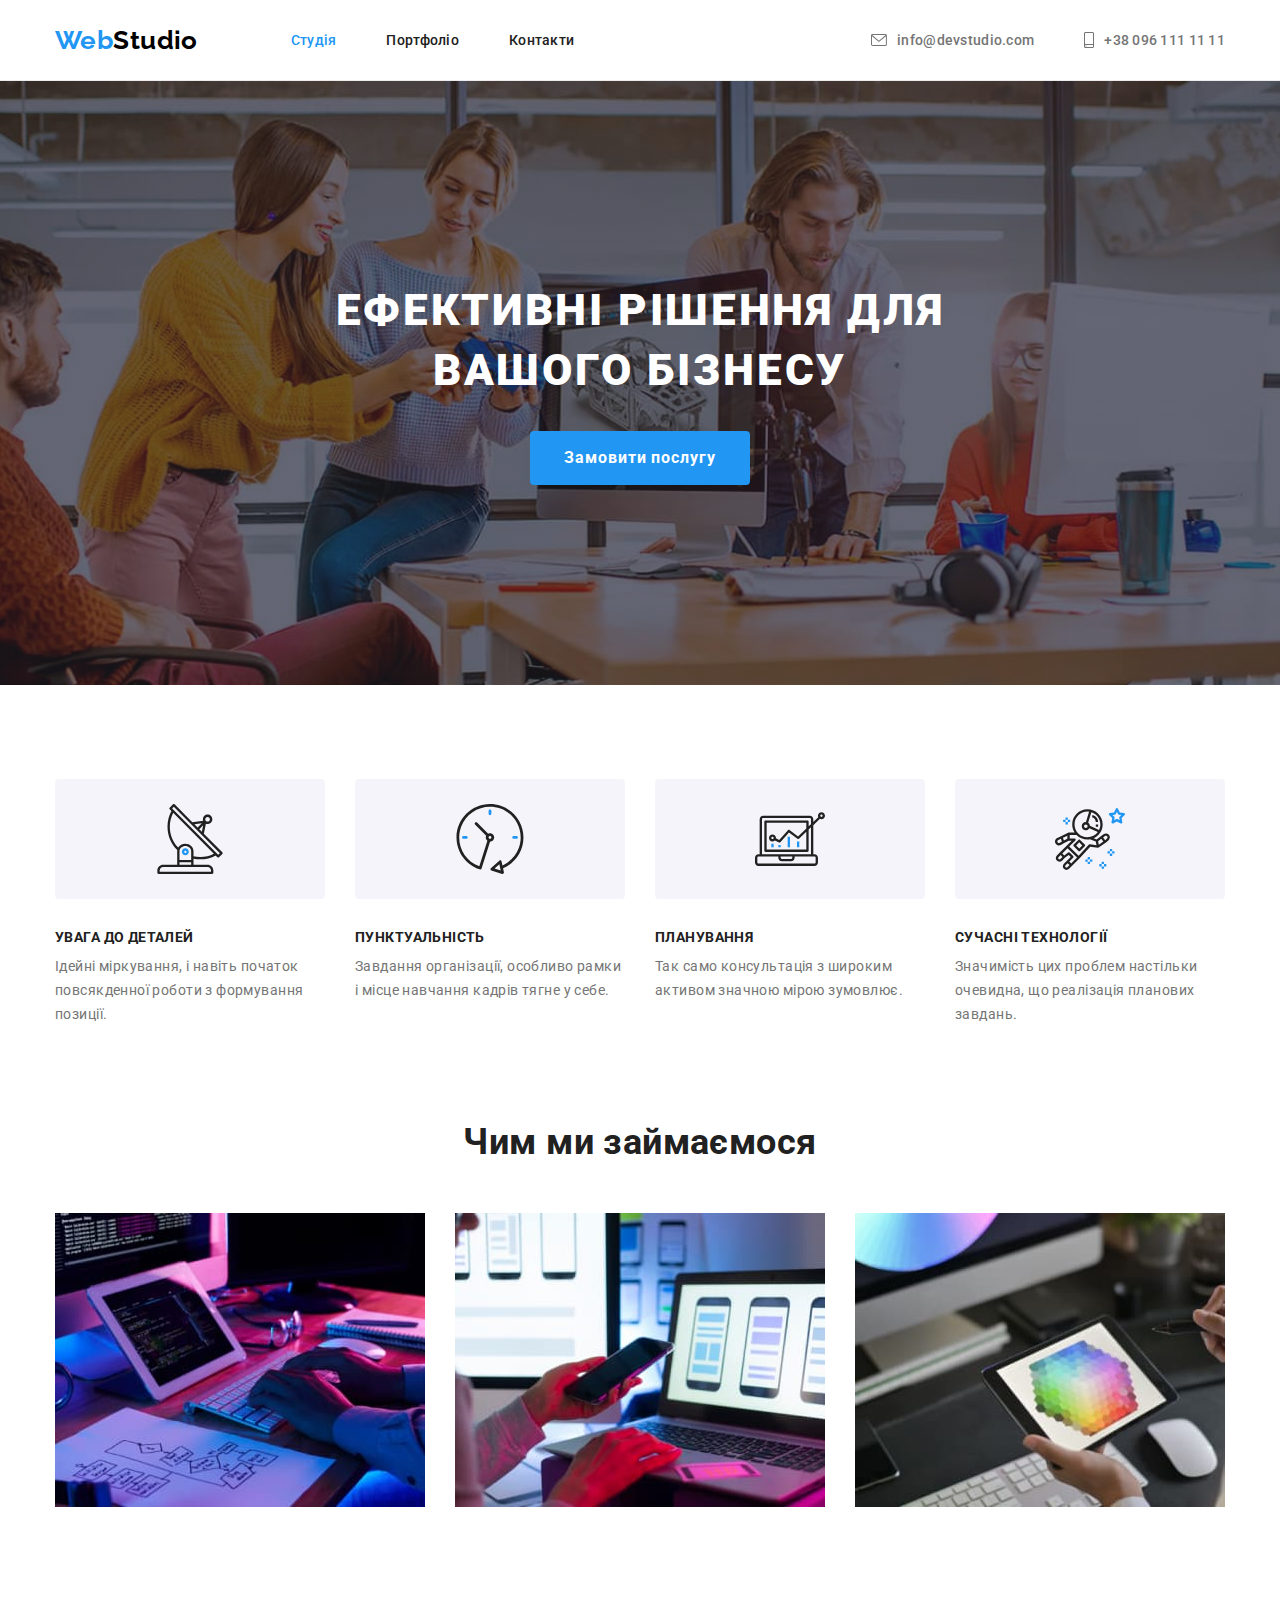
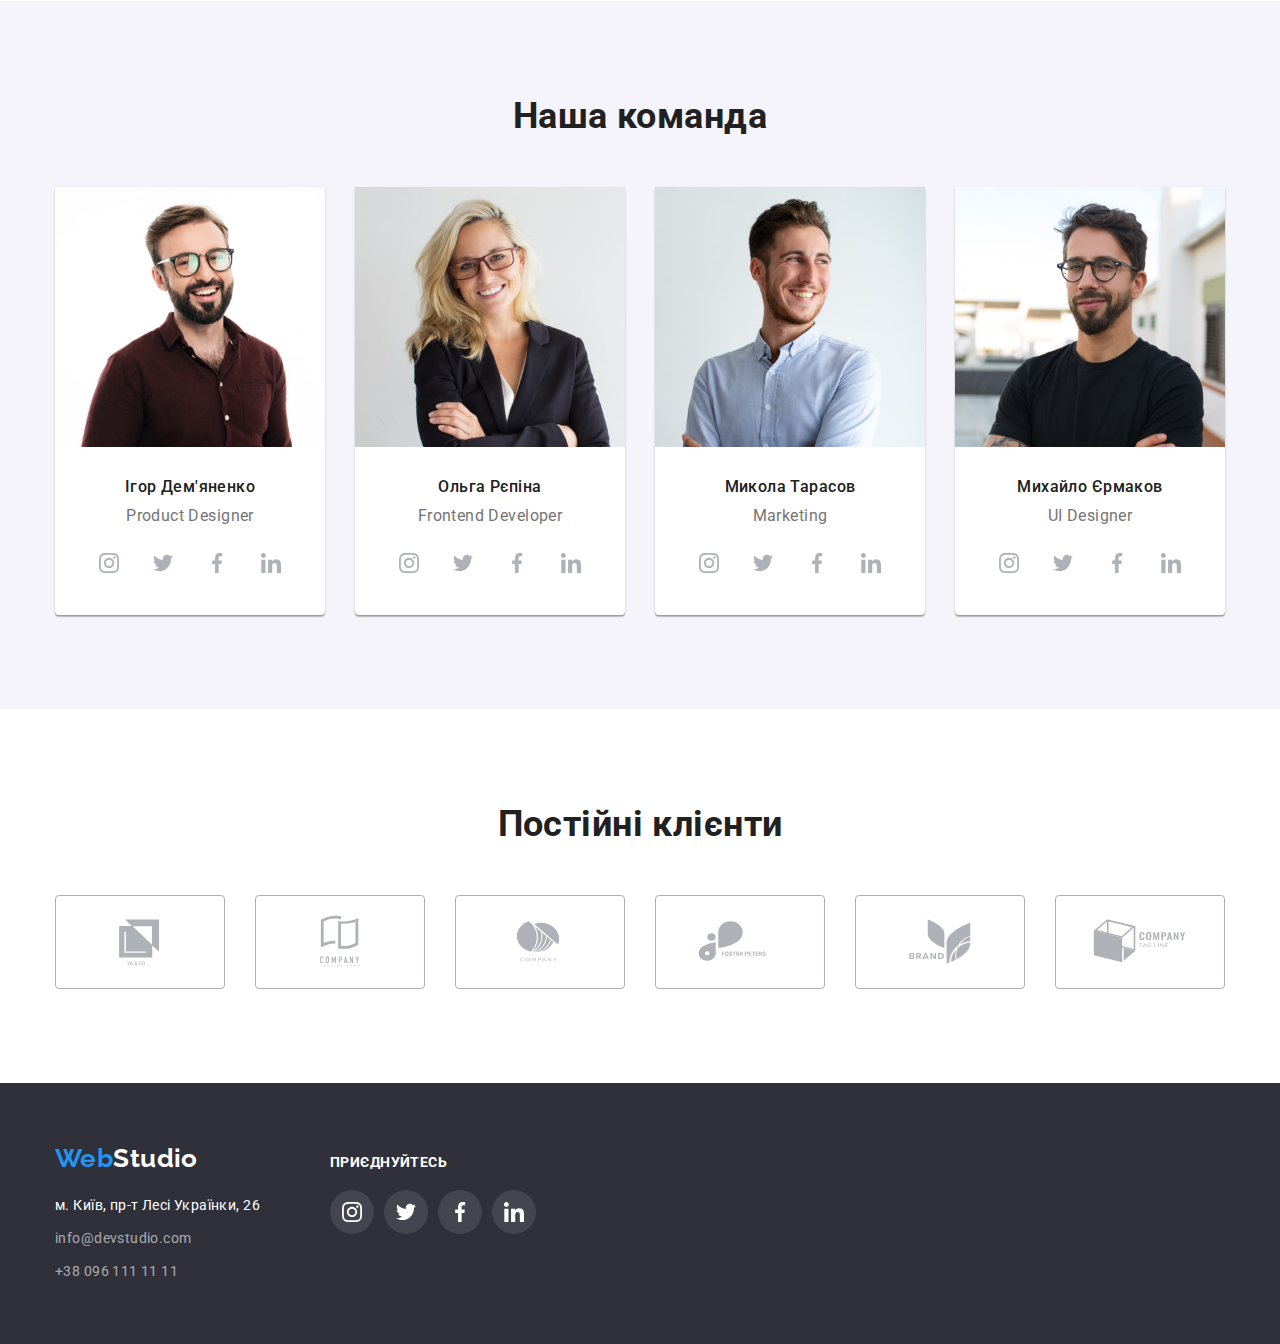
<file: index.html>
<!DOCTYPE html>
<html lang="uk">
<head>
    <meta charset="UTF-8">
    <meta http-equiv="X-UA-Compatible" content="IE=edge">
    <meta name="viewport" content="width=device-width, initial-scale=1.0">
    <title>Студія</title>
    <link rel="preconnect" href="https://fonts.googleapis.com">
    <link rel="preconnect" href="https://fonts.gstatic.com" crossorigin>
    <link href="https://fonts.googleapis.com/css2?family=Raleway:wght@700&family=Roboto:wght@400;500;700;900&display=swap"
        rel="stylesheet">
    <link rel="stylesheet" href="https://cdnjs.cloudflare.com/ajax/libs/modern-normalize/1.1.0/modern-normalize.min.css">    
    <link rel="stylesheet" href="./css/styles.css">
</head>
    <!--Шапка сайту-->
    <header class="header">
        <div class="container main-nav">
            <a href="./index.html" class="logo"><span class="logo-accent">Web</span>Studio</a>
            <nav class="header-nav">
                <ul class="list-nav">
                    <li class="item"><a class="nav-item current" href="./index.html">Студія</a></li>
                    <li class="item"><a class="nav-item" href="./portfolio.html">Портфоліо</a></li>
                    <li class="item"><a class="nav-item" href="#">Контакти</a></li>
                </ul>
            </nav>
                <ul class="contact">
                    <li class="item">
                        <a class="contact-item" href="mailto:info@devstudio.com"><svg class="icon-contsct" width="16" height="12">
                            <use href="./images/icon.svg#icon-envelope"></use>
                        </svg>info@devstudio.com</a>
                        
                    </li>
                    <li class="item">
                        <a class="contact-item" href="tel:+380961111111"><svg class="icon-contsct" width="10" height="16">
                            <use href="./images/icon.svg#icon-smartphone"></use>
                        </svg>+38 096 111 11 11</a>
                        
                    </li>
                </ul>
        </div>
    </header>
<main>
        <!--Герой-->
        <section class="hero-section">
            <div class="container">
                <h1 class="hero">Ефективні рішення для вашого бізнесу</h1>
                <button class="btn" type="button">Замовити послугу</button>
            </div>
            
        </section>
        <!--Особливості-->
        <section class="benefit">
            <div class="container">
                <h2 class="visually-hidden">Наші переваги</h2>
                <ul class="benefit-list">
                <li class="item list-item">
                    <div class="benefits-icon">
                        <svg width="70px" height="70px">
                        <use href="./images/icon.svg#icon-antenna"></use>
                    </svg>
                    </div>
                    <h3 class="benefit-title">УВАГА ДО ДЕТАЛЕЙ</h3>
                    <p class="benefits-desc">Ідейні міркування, і навіть початок повсякденної роботи з формування позиції.</p>
                </li>
                <li class="item list-item icon-clock">
                    <div class="benefits-icon" >
                        <svg width="70px" height="70px">
                        <use href="./images/icon.svg#icon-clock"></use>
                    </svg>
                    </div>
                    <h3 class="benefit-title">ПУНКТУАЛЬНІСТЬ</h3>
                    <p class="benefits-desc">Завдання організації, особливо рамки і місце навчання кадрів тягне у себе.</p>
                </li>
                <li class="item list-item icon-diagrama">
                    <div class="benefits-icon">
                        <svg width="70px" height="70px">
                            <use href="./images/icon.svg#icon-diagram"></use>
                        </svg>
                    </div>
                    <h3 class="benefit-title">ПЛАНУВАННЯ</h3>
                    <p class="benefits-desc">Так само консультація з широким активом значною мірою зумовлює.</p>
                </li>
                <li class="item list-item icon-astronavt">
                    <div class="benefits-icon">
                        <svg width="70px" height="70px">
                            <use href="./images/icon.svg#icon-astronaut"></use>
                        </svg>
                    </div>
                    <h3 class="benefit-title">СУЧАСНІ ТЕХНОЛОГІЇ</h3>
                    <p class="benefits-desc">Значимість цих проблем настільки очевидна, що реалізація планових завдань.</p>
                </li>
                </ul>
        </div>     
        </section>
        <!--Чим ми займаємось-->
        <section class="examples">
            <div class="container">
                <h2 class="whatwedo">Чим ми займаємося</h2>
            <ul class="what-to-do">
                <li class="item"><img class="workimg" src="./images/box1.jpg" alt="Приклад робочого процесу №1" width="370"></li>
                <li class="item"><img class="workimg" src="./images/box2.jpg" alt="Приклад робочого процесу №2" width="370"></li>
                <li class="item"><img class="workimg" src="./images/box3.jpg" alt="Приклад робочого процесу №3" width="370"></li>
            </ul>
            </div>
        </section>
        <!--Наша команда-->
        <section class="team">
            <div class="container">
                <h2 class="team-tile">Наша команда</h2>
                <ul class="ourteam">
                <li class="team-member item">
                    <img class="workimg" src="./images/igor-demiyanenko.jpg" alt="Product Designer" width="270">
                    <div class="container-name">
                        <h3 class="team-item">Ігор Дем'яненко</h3>
                        <p class="team-disc">Product Designer</p>
                        <ul class="team-social">
                            <li class="item">
                                <a class="social-link" href="https://www.instagram.com/" target="_blank" rel="nofollow noopener noreferrer">
                                    <svg class="socialnetwork" width="20px" height="20px">
                                        <use href="./images/icon.svg#icon-instagram"></use>
                                    </svg></a>
                                    </li>
                                    <li class="item">
                                        <a class="social-link" href="https://www.twitter.com/" target="_blank" rel="nofollow noopener noreferrer">
                                            <svg class="socialnetwork" width="20px" height="20px">
                                                <use href="./images/icon.svg#icon-twitter"></use>
                                            </svg></a>
                                    </li>
                                    <li class="item">
                                        <a class="social-link" href="https://www.facebook.com/" target="_blank" rel="nofollow noopener noreferrer">
                                            <svg class="socialnetwork" width="20px" height="20px">
                                                <use href="./images/icon.svg#icon-facebook"></use>
                                            </svg></a>
                                    </li>
                                    <li class="item">
                                        <a class="social-link" href="https://www.instagram.com/" target="_blank" rel="nofollow noopener noreferrer">
                                            <svg class="socialnetwork" width="20px" height="20px">
                                                <use href="./images/icon.svg#icon-linkedin"></use>
                                            </svg></a>
                                    </li>

                        </ul>
                    </div>
                </li>
                <li class="team-member item">
                    <img class="workimg" src="./images/olha-repina.jpg" alt="Frontend Developer" width="270">
                    <div class="container-name">
                        <h3 class="team-item">Ольга Рєпіна</h3>
                        <p class="team-disc">Frontend Developer</p>
                        <ul class="team-social">
                            <li class="item">
                                <a class="social-link" href="https://www.instagram.com/" target="_blank" rel="nofollow noopener noreferrer">
                                    <svg class="socialnetwork" width="20px" height="20px">
                                        <use href="./images/icon.svg#icon-instagram"></use>
                                    </svg></a>
                            </li>
                            <li class="item">
                                <a class="social-link" href="https://www.twitter.com/" target="_blank" rel="nofollow noopener noreferrer">
                                    <svg class="socialnetwork" width="20px" height="20px">
                                        <use href="./images/icon.svg#icon-twitter"></use>
                                    </svg></a>
                            </li>
                            <li class="item">
                                <a class="social-link" href="https://www.facebook.com/" target="_blank" rel="nofollow noopener noreferrer">
                                    <svg class="socialnetwork" width="20px" height="20px">
                                        <use href="./images/icon.svg#icon-facebook"></use>
                                    </svg></a>
                            </li>
                            <li class="item">
                                <a class="social-link" href="https://www.instagram.com/" target="_blank" rel="nofollow noopener noreferrer">
                                    <svg class="socialnetwork" width="20px" height="20px">
                                        <use href="./images/icon.svg#icon-linkedin"></use>
                                    </svg></a>
                            </li>
                        
                        </ul>
                    </div>
                </li>
                <li class="team-member item">
                    <img class="workimg" src="./images/mykola-tarasov.jpg" alt="Marketing" width="270">
                    <div class="container-name">
                        <h3 class="team-item">Микола Тарасов</h3>
                        <p class="team-disc">Marketing</p>
                        <ul class="team-social">
                            <li class="item">
                                <a class="social-link" href="https://www.instagram.com/" target="_blank" rel="nofollow noopener noreferrer">
                                    <svg class="socialnetwork" width="20px" height="20px">
                                        <use href="./images/icon.svg#icon-instagram"></use>
                                    </svg></a>
                            </li>
                            <li class="item">
                                <a class="social-link" href="https://www.twitter.com/" target="_blank" rel="nofollow noopener noreferrer">
                                    <svg class="socialnetwork" width="20px" height="20px">
                                        <use href="./images/icon.svg#icon-twitter"></use>
                                    </svg></a>
                            </li>
                            <li class="item">
                                <a class="social-link" href="https://www.facebook.com/" target="_blank" rel="nofollow noopener noreferrer">
                                    <svg class="socialnetwork" width="20px" height="20px">
                                        <use href="./images/icon.svg#icon-facebook"></use>
                                    </svg></a>
                            </li>
                            <li class="item">
                                <a class="social-link" href="https://www.instagram.com/" target="_blank" rel="nofollow noopener noreferrer">
                                    <svg class="socialnetwork" width="20px" height="20px">
                                        <use href="./images/icon.svg#icon-linkedin"></use>
                                    </svg></a>
                            </li>
                        
                        </ul>
                    </div>
                </li>
                <li class="team-member item">
                    <img class="workimg" src="./images/ermakov.jpg" alt="UI Designer" width="270">
                    <div class="container-name">
                        <h3 class="team-item">Михайло Єрмаков</h3>
                        <p class="team-disc">UI Designer</p>
                        <ul class="team-social">
                            <li class="item">
                                <a class="social-link" href="https://www.instagram.com/" target="_blank" rel="nofollow noopener noreferrer">
                                    <svg class="socialnetwork" width="20px" height="20px">
                                        <use href="./images/icon.svg#icon-instagram"></use>
                                    </svg></a>
                            </li>
                            <li class="item">
                                <a class="social-link" href="https://www.twitter.com/" target="_blank" rel="nofollow noopener noreferrer">
                                    <svg class="socialnetwork" width="20px" height="20px">
                                        <use href="./images/icon.svg#icon-twitter"></use>
                                    </svg></a>
                            </li>
                            <li class="item">
                                <a class="social-link" href="https://www.facebook.com/" target="_blank" rel="nofollow noopener noreferrer">
                                    <svg class="socialnetwork" width="20px" height="20px">
                                        <use href="./images/icon.svg#icon-facebook"></use>
                                    </svg></a>
                            </li>
                            <li class="item">
                                <a class="social-link" href="https://www.instagram.com/" target="_blank" rel="nofollow noopener noreferrer">
                                    <svg class="socialnetwork" width="20px" height="20px">
                                        <use href="./images/icon.svg#icon-linkedin"></use>
                                    </svg></a>
                            </li>
                        
                        </ul>
                    </div>
                </li>
                </ul>
            </div>
        </section>
        <!-- Постійні клієнти  -->
        <section class="clients">
            <div class="container">
                <h2 class="cliens-title">Постійні клієнти</h2>
                <ul class="client-list">
                    <li class="item">
                        <a class="client-link" href="#" target="_blank" rel="nofollow noopener noreferrer">
                            <svg class="client-logo" width="106px" height="60px">
                                <use href="./images/icon.svg#icon-company-1"></use>
                            </svg>
                        </a>
                    </li>
                    <li class="item">
                        <a class="client-link" href="#" target="_blank" rel="nofollow noopener noreferrer">
                            <svg class="client-logo" width="106px" height="60px">
                                <use href="./images/icon.svg#icon-company-2"></use>
                            </svg>
                        </a>
                    </li>
                    <li class="item">
                        <a class="client-link" href="#" target="_blank" rel="nofollow noopener noreferrer">
                            <svg class="client-logo" width="106px" height="60px">
                                <use href="./images/icon.svg#icon-company-3"></use>
                            </svg>
                        </a>
                    </li>
                    <li class="item">
                        <a class="client-link" href="#" target="_blank" rel="nofollow noopener noreferrer">
                            <svg class="client-logo" width="106px" height="60px">
                                <use href="./images/icon.svg#icon-company-4"></use>
                            </svg>
                        </a>
                    </li>
                    <li class="item">
                        <a class="client-link" href="#" target="_blank" rel="nofollow noopener noreferrer">
                            <svg class="client-logo" width="106px" height="60px">
                                <use href="./images/icon.svg#icon-company-5"></use>
                            </svg>
                        </a>
                    </li>
                    <li class="item">
                        <a class="client-link" href="#" target="_blank" rel="nofollow noopener noreferrer">
                            <svg class="client-logo" width="106px" height="60px">
                                <use href="./images/icon.svg#icon-company-6"></use>
                            </svg>
                        </a>
                    </li>
                </ul>
            </div>
            
        </section>

</main>
    <!--Футер-->
    <footer class="footer">
        <div class="container wrapper">
            <div class="footer-wrapper">
                <a class="logo" href="./index.html"><span class="logo-accent">Web</span><span class="logo-white">Studio</span></a>
                <address class="main-address">
                    <ul class="footer-conact">
                        <li class="item"><a class="address" href="https://cutt.ly/aXV1ov9" target="_blank"
                                rel="nofollow noopener noreferrer">м. Київ, пр-т Лесі Українки,
                                26</a></li>
                        <li class="item"><a class="mail" href="mailto:info@devstudio.com">info@devstudio.com</a></li>
                        <li class="item"><a class="mail" href="tel:+380961111111">+38 096 111 11 11</a></li>
                    </ul>
                </address>

            </div>
            <div>
                <p class="footer-сall">приєднуйтесь</p>
                <ul class="footer-social">
                    <li class="item">
                        <a class="social-link" href="https://www.instagram.com/" target="_blank" rel="nofollow noopener noreferrer">
                            <svg class="footer-socialnetwork" width="20px" height="20px">
                                <use href="./images/icon.svg#icon-instagram"></use>
                            </svg></a>
                    </li>
                    <li class="item">
                        <a class="social-link" href="https://www.twitter.com/" target="_blank" rel="nofollow noopener noreferrer">
                            <svg class="footer-socialnetwork" width="20px" height="20px">
                                <use href="./images/icon.svg#icon-twitter"></use>
                            </svg></a>
                    </li>
                    <li class="item">
                        <a class="social-link" href="https://www.facebook.com/" target="_blank" rel="nofollow noopener noreferrer">
                            <svg class="footer-socialnetwork" width="20px" height="20px">
                                <use href="./images/icon.svg#icon-facebook"></use>
                            </svg></a>
                    </li>
                    <li class="item">
                        <a class="social-link" href="https://www.linkedin.com//" target="_blank" rel="nofollow noopener noreferrer">
                            <svg class="footer-socialnetwork" width="20px" height="20px">
                                <use href="./images/icon.svg#icon-linkedin"></use>
                            </svg></a>
                    </li>
                </ul>

            </div>
            
        </div>
    </footer>
</body>
</html>
</file>
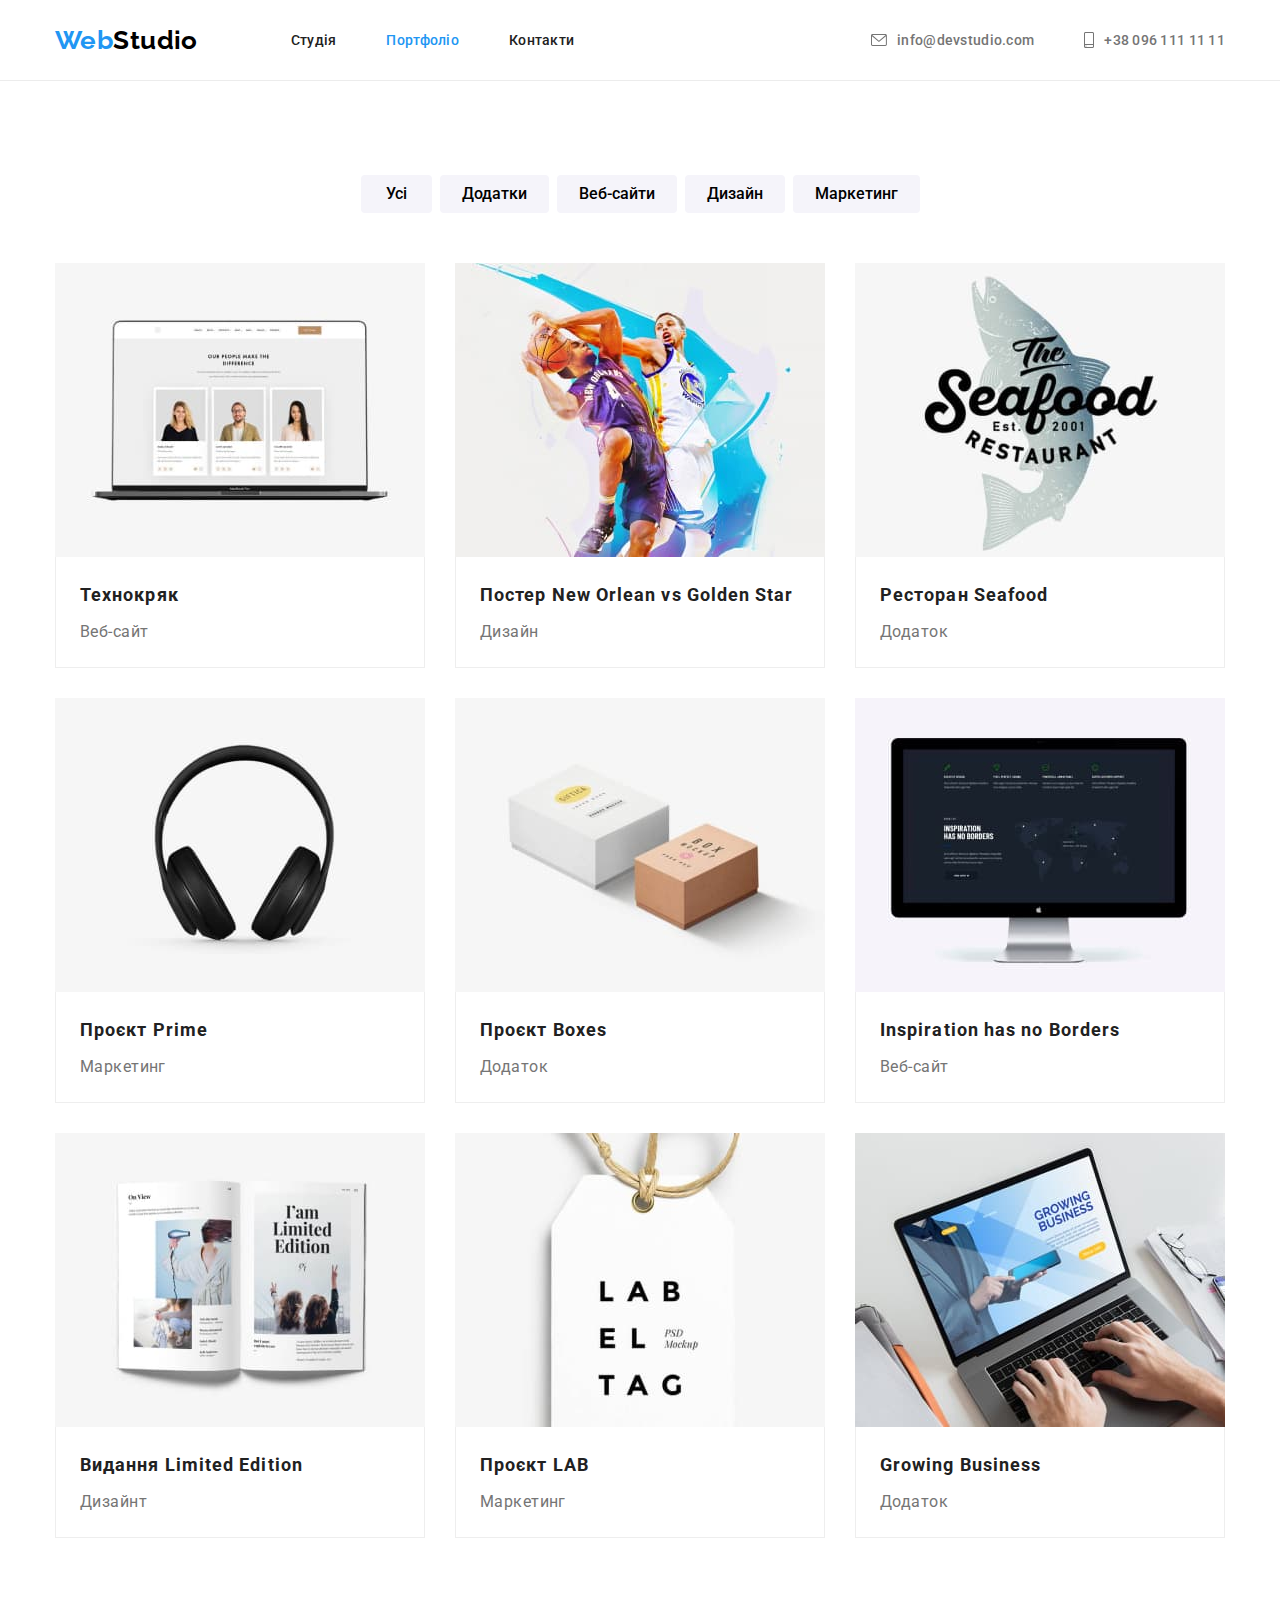
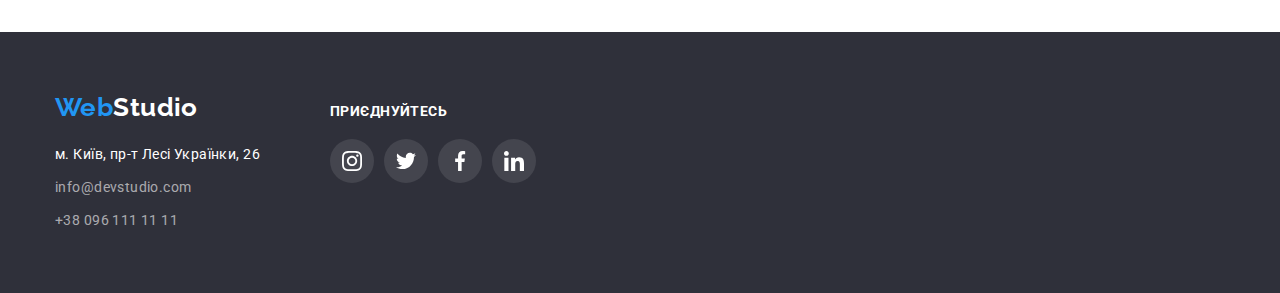
<file: portfolio.html>
<!DOCTYPE html>
<html lang="uk">
<head>
    <meta charset="UTF-8">
    <meta http-equiv="X-UA-Compatible" content="IE=edge">
    <meta name="viewport" content="width=device-width, initial-scale=1.0">
    <title>Портфоліо</title>
    <link rel="preconnect" href="https://fonts.googleapis.com">
    <link rel="preconnect" href="https://fonts.gstatic.com" crossorigin>
    <link href="https://fonts.googleapis.com/css2?family=Raleway:wght@700&family=Roboto:wght@400;500;700;900&display=swap"
        rel="stylesheet">
    <link rel="stylesheet" href="https://cdnjs.cloudflare.com/ajax/libs/modern-normalize/1.1.0/modern-normalize.min.css">
    <link rel="stylesheet" href="./css/styles.css">
</head>
<!--Шапка сайтfу-->
<header class="header">
    <div class="container main-nav">
        <a href="./index.html" class="logo"><span class="logo-accent">Web</span>Studio</a>
        <nav class="header-nav">
            <ul class="list-nav">
                <li class="item"><a class="nav-item" href="./index.html">Студія</a></li>
                <li class="item"><a class="nav-item current" href="./portfolio.html">Портфоліо</a></li>
                <li class="item"><a class="nav-item" href="#">Контакти</a></li>
            </ul>
        </nav>
        <ul class="contact">
            <li class="item">
                <a class="contact-item" href="mailto:info@devstudio.com"><svg class="icon-contsct" width="16"
                        height="12">
                        <use href="./images/icon.svg#icon-envelope"></use>
                    </svg>info@devstudio.com</a>

            </li>
            <li class="item">
                <a class="contact-item" href="tel:+380961111111"><svg class="icon-contsct" width="10" height="16">
                        <use href="./images/icon.svg#icon-smartphone"></use>
                    </svg>+38 096 111 11 11</a>

            </li>
        </ul>
    </div>
</header>
<main>
        <section class="filter">
            <div class="container">
                <h1 class="visually-hidden">Портфоліо</h1>
                <ul class="filter-item">
                    <li class="item"><button type="button" class="btn-nav all">Усі</button></li>
                    <li class="item"><button type="button" class="btn-nav">Додатки</button></li>
                    <li class="item"><button type="button" class="btn-nav">Веб-сайти</button></li>
                    <li class="item"><button type="button" class="btn-nav">Дизайн</button></li>
                    <li class="item"><button type="button" class="btn-nav">Маркетинг</button></li>
                </ul>
                <ul class="portfolio-item">
                    <li class="item portfolio-list">
                        <a href="#" class="portfolio-link">
                            <img class="workimg" src="./images/portfolio/technokryak.jpg" alt="Технокряк" width="370">
                            <div class="cards">
                            <h2 class="portfolio-name">Технокряк</h2>
                            <p class="portfolio-disc">Веб-сайт</p>
                            </div>
                        </a>
                    </li>
                    <li class="item portfolio-list">
                        <a href="#" class="portfolio-link">
                                <img class="workimg" src="./images/portfolio/poster.jpg" alt="Постер New Orlean vs Golden Star" width="370">
                                <div class="cards">
                                <h2 class="portfolio-name">Постер New Orlean vs Golden Star</h2>
                                <p class="portfolio-disc">Дизайн</p>
                                </div>
                        </a>
                    </li>
                    <li class="item portfolio-list">
                        <a href="#" class="portfolio-link">
                                <img class="workimg" src="./images/portfolio/seafood.jpg" alt="Ресторан Seafood" width="370">
                                <div class="cards">
                                <h2 class="portfolio-name">Ресторан Seafood</h2>
                                <p class="portfolio-disc">Додаток</p>
                                </div>
                        </a>
                    </li>
                    <li class="item portfolio-list">
                        <a href="#" class="portfolio-link">
                                <img class="workimg" src="./images/portfolio/prime.jpg" alt="Проєкт Prime" width="370">
                                <div class="cards">
                                <h2 class="portfolio-name">Проєкт Prime</h2>
                                <p class="portfolio-disc">Маркетинг</p>
                                </div>
                        </a>
                    </li>
                    <li class="item portfolio-list">
                        <a href="#" class="portfolio-link">
                                <img class="workimg" src="./images/portfolio/boxes.jpg" alt="Проєкт Boxes" width="370">
                                <div class="cards">
                                <h2 class="portfolio-name">Проєкт Boxes</h2>
                                <p class="portfolio-disc">Додаток</p>
                                </div>
                        </a>
                    </li>
                    <li class="item portfolio-list">
                        <a href="#" class="portfolio-link">
                                <img class="workimg" src="./images/portfolio/no-border.jpg" alt="Inspiration has no Borders" width="370">
                                <div class="cards">
                                <h2 class="portfolio-name">Inspiration has no Borders</h2>
                                <p class="portfolio-disc">Веб-сайт</p>
                                </div>
                        </a>
                    </li>
                    <li class="item portfolio-list">
                        <a href="#" class="portfolio-link">
                                <img class="workimg" src="./images/portfolio/limited-editional.jpg" alt="Видання Limited Edition" width="370">
                                <div class="cards">
                                <h2 class="portfolio-name">Видання Limited Edition</h2>
                                <p class="portfolio-disc">Дизайнт</p>
                                </div>
                        </a>
                    </li>
                    <li class="item portfolio-list">
                        <a href="#" class="portfolio-link">
                                <img class="workimg" src="./images/portfolio/lab.jpg" alt="Проєкт LAB" width="370">
                                <div class="cards">
                                <h2 class="portfolio-name">Проєкт LAB</h2>
                                <p class="portfolio-disc">Маркетинг</p>
                                </div>
                        </a>
                    </li>
                    <li class="item portfolio-list">
                        <a href="#" class="portfolio-link">
                            <img class="workimg" src="./images/portfolio/growing-business.jpg" alt="Growing Business" width="370">
                            <div class="cards">
                            <h2 class="portfolio-name">Growing Business</h2>
                            <p class="portfolio-disc">Додаток</p>
                            </div>
                        </a>
                    </li>
                </ul>
            </div>
        </section>
</main>
<!--Футер-->
<footer class="footer">
    <div class="container wrapper">
        <div class="footer-wrapper">
            <a class="logo" href="./index.html"><span class="logo-accent">Web</span><span
                    class="logo-white">Studio</span></a>
            <address class="main-address">
                <ul class="footer-conact">
                    <li class="item"><a class="address" href="https://cutt.ly/aXV1ov9" target="_blank"
                            rel="nofollow noopener noreferrer">м. Київ, пр-т Лесі Українки,
                            26</a></li>
                    <li class="item"><a class="mail" href="mailto:info@devstudio.com">info@devstudio.com</a></li>
                    <li class="item"><a class="mail" href="tel:+380961111111">+38 096 111 11 11</a></li>
                </ul>
            </address>

        </div>
        <div class="footer-wrapper">
            <p class="footer-сall">приєднуйтесь</p>
            <ul class="footer-social">
                <li class="item">
                    <a class="social-link" href="https://www.instagram.com/" target="_blank"
                        rel="nofollow noopener noreferrer">
                        <svg class="footer-socialnetwork" width="20px" height="20px">
                            <use href="./images/icon.svg#icon-instagram"></use>
                        </svg></a>
                </li>
                <li class="item">
                    <a class="social-link" href="https://www.twitter.com/" target="_blank"
                        rel="nofollow noopener noreferrer">
                        <svg class="footer-socialnetwork" width="20px" height="20px">
                            <use href="./images/icon.svg#icon-twitter"></use>
                        </svg></a>
                </li>
                <li class="item">
                    <a class="social-link" href="https://www.facebook.com/" target="_blank"
                        rel="nofollow noopener noreferrer">
                        <svg class="footer-socialnetwork" width="20px" height="20px">
                            <use href="./images/icon.svg#icon-facebook"></use>
                        </svg></a>
                </li>
                <li class="item">
                    <a class="social-link" href="https://www.instagram.com/" target="_blank"
                        rel="nofollow noopener noreferrer">
                        <svg class="footer-socialnetwork" width="20px" height="20px">
                            <use href="./images/icon.svg#icon-linkedin"></use>
                        </svg></a>
                </li>
            </ul>

        </div>

    </div>
</footer>
</body>

</html>
</file>
<file: css/styles.css>
:root {
    --accent: #2196F3;
    --accent-hover: #188CE8;
    --main-text: #212121;
    --background-color: #FFFFFF;
    --secondary-text: #757575;
    --white-text: #FFFFFF;
    --black-text: #000000;
    --hero-bgc: #2F303A;
    --bgc-poster: #EEEEEE;
    --bgc-header: #ECECEC;
    --bgc-team: #F5F4FA;
    --footer-address: rgba(255, 255, 255, 0.6);
    --border-header: #ECECEC;
}
/* *{
    outline: 1px solid red;
} */
h1, h2, h3, h4, h5, h6 {
    padding: 0;
    margin: 0;
}
ul, p, li {
    padding: 0;
    margin: 0;
}
.container {
margin: 0 auto;
width: 1200px;
padding-left: 15px;
padding-right: 15px;
}

body {
font-family: 'Roboto', sans-serif;
letter-spacing: 0.03em;
color: var(--main-text);
background-color:var(--background-color);
font-size: 14px;
font-weight: 400;
}

/* Логотип */
.logo {
margin-right: 93px;
display: block;
font-family: 'Raleway', sans-serif;
font-weight: 700;
font-size: 26px;
line-height: 1.19;
text-decoration: none;
}
.logo-accent {
    color: var(--accent)
}
.header {
    align-items:center;
    border-bottom: 1px solid var(--border-header);
}
.main-nav {
    display: flex;
    align-items: center;
}
.container > a {
    color: var(--black-text);
}

.logo-white {
    color: var(--white-text);
}
.nav-item.current {
    color: var(--accent);
}

/* Навигация  */
.header-nav {   
    font-weight: 500;
    line-height: 1.143;
    letter-spacing: 0.02em;
    }
.nav-item {
    text-decoration: none;
    color: var(--main-text);
}
 .list-nav .nav-item{
    display: block;
    padding: 32px 0px; 
}

.list-nav {
    display: flex;
}
 .list-nav .item:not(:last-child) {
    margin-right: 50px;
}
.contact {
    display: flex;
    margin-left: auto;
}
.contact .contact-item{
    display: flex;
    padding: 32px 0px;
    align-items: center;
}

.contact .item:not(:first-child) {
    margin-left: 50px;
}

.icon-contsct{
    fill: currentColor;
}

.nav-item:hover,
.nav-item:focus,
.contact-item:hover,
.contact-item:focus,
.mail:hover,
.mail:focus,
.address:hover,
.address:focus {
    color: var(--accent)
}

.item,
.benefit-item {
    list-style-type: none;
}
.contact-item {
    color: var(--secondary-text);
    letter-spacing: 0.02em;
    font-weight: 500;
    line-height: 1.143;
    text-decoration: none;
}
.contact-item:last-child {
    margin-right: 0;
}
.icon-contsct {
    margin-right: 10px;
}

.team-member {
    background-color:var(--background-color);
    box-shadow: 0px 1px 3px rgba(0, 0, 0, 0.12), 0px 1px 1px rgba(0, 0, 0, 0.14), 0px 2px 1px rgba(0, 0, 0, 0.2);
    border-radius: 0px 0px 4px 4px;
}

/* Герой */
.hero-section {
    background-color: #C4C4C4;
    background-image:linear-gradient(to right, rgba(47, 48, 58, 0.4), rgba(47, 48, 58, 0.4)), url("../images/hero-bgr.jpg");; 
    max-width: 1600px;
    margin: 0 auto;
    background-repeat: no-repeat;
    background-position: center;
    background-size: cover;
    text-align: center;
    padding-top: 200px;
    padding-bottom: 200px;
}
.hero {
    width: 696px;
    margin: 0 auto;
    margin-bottom: 30px;
    font-weight: 900;
    font-size: 44px;
    line-height: 1.36;
    text-align: center;
    letter-spacing: 0.06em;
    text-transform: uppercase;
    color: var(--white-text);
}

/* Кнопка  */
.btn {
    padding: 10px 32px;
    border-radius: 4px;
    cursor: pointer;
    background-color: var(--accent);
    font-family: 'Roboto', sans-serif;
    color: var(--white-text);
    font-weight: 700;
    line-height: 1.88;
    letter-spacing: 0.06em;
    font-size: 16px; 
    border-color: transparent;
}

.btn:hover,
.btn:focus,
.btn:active {
    background-color:var(--accent-hover);
}

.benefit {
    padding-top: 94px;
    padding-bottom: 94px;
}
.benefit-list {
    display: flex;
}
.benefits-icon {
    width: 270px;
    height: 120px;
    background-color: var(--bgc-team);
    border-radius: 4px;
    margin-bottom: 30px;
    padding: 25px 100px;
}

.benefit-list .item {
    margin-right: 30px;
}
.benefit-list .item:last-child {
    margin-right: 0;
}
.benefit-title {
    margin-top: 0;
    margin-bottom: 10px;
    font-weight: 700;
    line-height: 1.143;
    text-transform: uppercase;
    font-size: 14px;
}
.benefits-desc {
    width: 270px;
    line-height: 1.71;
    color: var(--secondary-text);
}

/* Чим займаємося  */
.examples {
    padding-bottom: 94px;
}
.workimg {
    display: block;
    max-width: 100%;
}
.what-to-do {
    display: flex;
}

.whatwedo {
    margin-bottom: 50px;
    margin-top: 0;
}
.what-to-do .item:not(:last-child){
    margin-right: 30px;
}

.whatwedo, .team-tile {
    font-weight: 700;
    font-size: 36px;
    line-height: 1.17;
    text-align: center;
}

/* Наша команда  */
.ourteam {
    display: flex;
    text-align: center;  
}
.ourteam .team-member:not(:last-child) {
    margin-right: 30px;}
.team-tile {
    margin-top: 0px;
    margin-bottom: 50px;
}
.team {
    background-color:var(--bgc-team);
    padding: 94px 0px;
}
.team-item {
    font-weight: 500;
    font-size: 16px;
    line-height: 1.19;
    margin-bottom: 10px;
    margin-top: 0;
    }

.team-disc {
    font-size: 16px;
    line-height: 1.19;
    color: var(--secondary-text);
    margin-bottom: 16px;
}
.container-name {
    padding: 30px 0px;
    text-align: center;
}

.team-social {
    display: flex;
    gap: 10px;
    justify-content: center;
}

.social-link {
    display: flex;
    justify-content: center;
    align-items: center;
    width: 44px;
    height: 44px;
    border-radius: 50%;
}

.socialnetwork {
    fill: #AFB1B8;;
}

.social-link:hover .socialnetwork {
    fill: var(--white-text);
}

.social-link:hover, 
.social-link:focus {
background-color: var(--accent);
}

/* < !-- Постійні клієнти --> */

.clients{
    padding: 94px 0px;
}
.client-list{
    display: flex;
    gap: 30px;
}
.client-list .item{
    max-width: 170px;
}
.cliens-title{
    font-size: 36px;
    line-height: 1.167;
    text-align: center; 
    margin-bottom: 50px;
}
.client-link {
    display: flex;
    padding: 16px 32px;
    border: 1px solid #AFB1B8;
    border-radius: 4px;
}
.client-link:hover,
.client-link:focus {
    border-color: var(--accent);
}
.client-logo {
    fill: #AFB1B8;
}
.client-link:hover .client-logo{
    fill: var(--accent);
}
.client-link:focus .client-logo {
    fill: var(--accent);
}

/* Футер */
.footer {
    padding: 60px 0px;
}
.footer .logo {
    margin-right: 0;
}
.footer {
    background-color: var(--hero-bgc);
}
.main-address {
    margin-top: 20px;
    font-style: normal;
}

.address {
   
    color: var(--white-text);
    text-decoration: none;
    line-height: 1.71;
}
     
.mail {
    color: var(--footer-address);
    text-decoration: none;
    line-height: 1.71;
}
.footer-conact .item:not(:last-child){
    margin-bottom: 9px;
}

.btn-nav {
    font-family: inherit;
    cursor: pointer;
    font-weight: 500;
    font-size: 16px;
    line-height: 1.62;
    text-align: center;
    background-color: var(--bgc-team);
    border-radius: 4px;
    padding: 6px 22px;
    border: none;
    }
.footer-сall {
    color: var(--white-text);
    font-weight: 700;
    font-size: 14px;
    line-height: 1.143;
    text-transform: uppercase;
    margin-bottom: 20px;
}
.footer-social {
    display: flex;
    gap: 10px;
}

.footer-wrapper {
    display: inline-block;
    margin-right: 70px;
}

.social-link {
    background-color: rgba(255, 255, 255, 0.1);
}
.social-link:hover{
    background-color: var(--accent)
}
.footer-socialnetwork {
    fill: var(--white-text);
}

.wrapper {
    display: flex;
    align-items: baseline;
}
/* Навигация портфолио  */

.btn-nav:hover, 
.btn-nav:focus {
    background-color: var(--accent);
    color: var(--white-text);
    box-shadow: 0px 3px 1px rgba(0, 0, 0, 0.1), 0px 1px 2px rgba(0, 0, 0, 0.08), 0px 2px 2px rgba(0, 0, 0, 0.12);
}

.btn-nav.all{
    padding: 6px 25px;
}
.filter-item .item:not(:last-child){
    margin-right: 8px;
}

/* Портфолио */
.portfolio-link{
    text-decoration: none;
    display: block;
}
.portfolio-link:hover,
.portfolio-link:focus{
    box-shadow: 0px 3px 1px rgba(0, 0, 0, 0.1), 0px 1px 2px rgba(0, 0, 0, 0.08), 0px 2px 2px rgba(0, 0, 0, 0.12);
}
.porfolio-list {
    background-color:var(--bgc-poster);
}

.portfolio-name {
    width: 322px;
    margin-top: 0px;
    margin-bottom: 4px;
    font-weight: 700;
    font-size: 18px;
    line-height: 2.0;
    letter-spacing: 0.06em;
    color: var(--main-text);
}
.portfolio-disc {
    font-size: 16px;
    line-height: 1.88;
    color: var(--secondary-text);     
}
.portfolio-item {
    display: flex;
    flex-wrap:wrap;
    gap: 30px;
}

.visually-hidden {
    position: absolute;
    width: 1px;
    height: 1px;
    margin: -1px;
    border: 0;
    padding: 0;
    white-space: nowrap;
    clip-path: inset(100%);
    clip: rect(0 0 0 0);
    overflow: hidden;
}
.filter {
    padding: 94px 0px;
}
.filter-item {
    display: flex;
    margin-bottom: 50px;
    justify-content: center;
}
.cards{
    width: 370px;
    border-left:1px solid #EEEEEE ;
    border-right: 1px solid #EEEEEE;
    border-bottom: 1px solid #EEEEEE;
    padding-top: 20px;
    padding-left: 24px;
    padding-right: 24px;
    padding-bottom: 20px;
}
</file>
